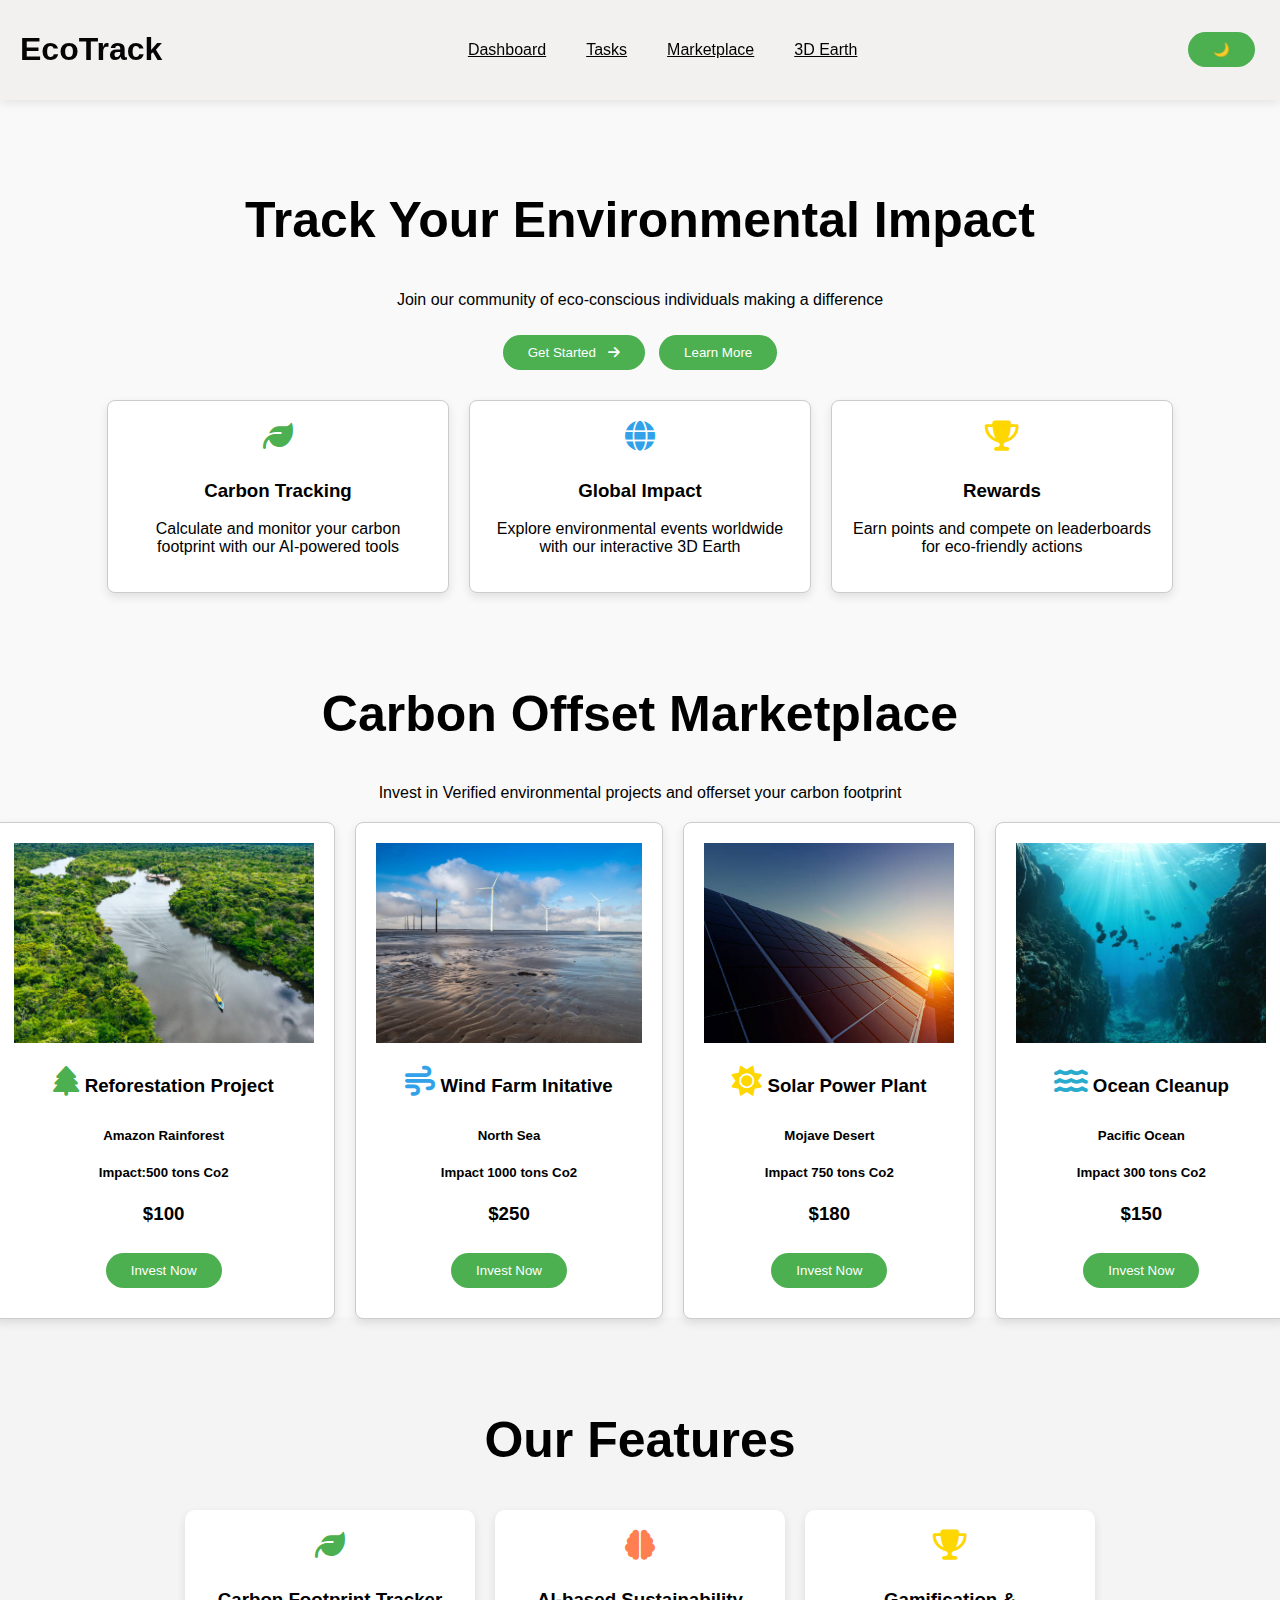
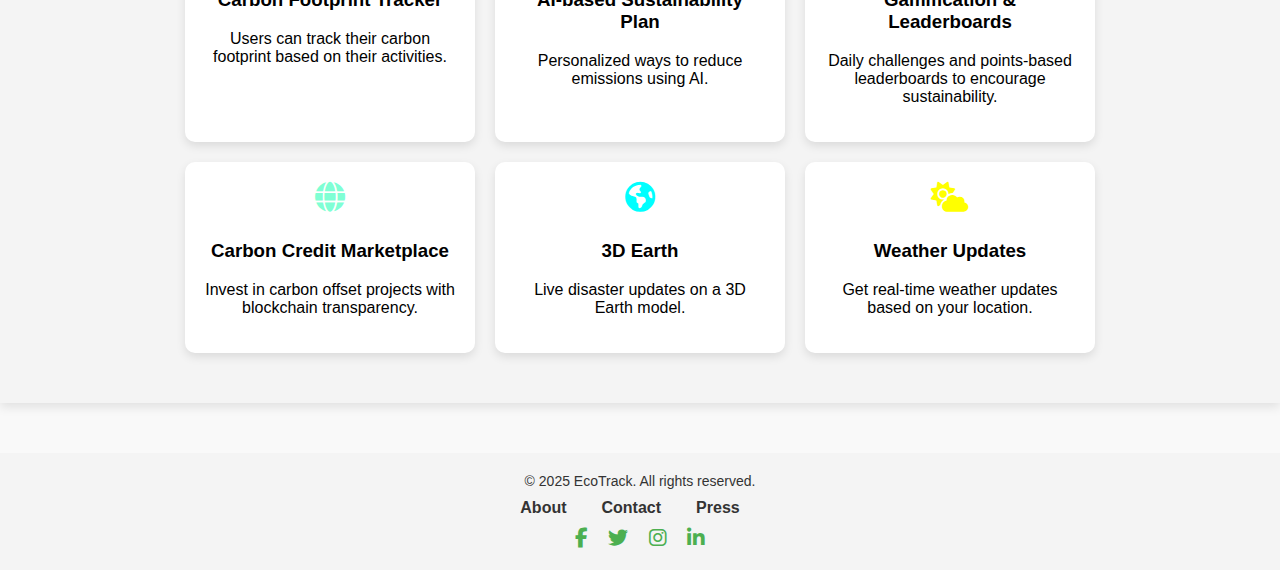
<file: index.html>
<!DOCTYPE html>
<html lang="en">
<head>
    <meta charset="UTF-8">
    <meta name="viewport" content="width=device-width, initial-scale=1.0">
    <link rel="stylesheet" href="styles.css">
    <link rel="stylesheet" href="https://cdnjs.cloudflare.com/ajax/libs/font-awesome/6.4.2/css/all.min.css">

    <title>EcoTrack</title>
</head>
<body>
    <header>
        <h1>EcoTrack</h1>
        <nav>
            <ul>
                <li><a href="#">Dashboard</a></li>
                <li><a href="#">Tasks</a></li>
                <li><a href="#">Marketplace</a></li>
                <li><a href="3Dearth.html">3D Earth</a></li>
            </ul>
        </nav>
        <button id="darkModeToggle">🌙</button>
    </header>
    <main>
        <h2>Track Your Environmental Impact</h2>
        <p>Join our community of eco-conscious individuals making a difference</p>
        <button id="getStarted">Get Started <i class="fas fa-arrow-right"></i></button>
        <button id="learnMore">Learn More</button>

        <div class="cards">
            <div class="card">
                <i class="fas fa-leaf"></i>
                <h3>Carbon Tracking</h3>
                <p>Calculate and monitor your carbon footprint with our AI-powered tools</p>
            </div>
            <div class="card">
                <i class="fas fa-globe" style="color:rgb(49, 162, 233);"></i>
                <h3>Global Impact</h3>
                <p>Explore environmental events worldwide with our interactive 3D Earth</p>
            </div>
            <div class="card">
                <i class="fas fa-trophy" style="color:gold;"></i>
                <h3>Rewards</h3>
                <p>Earn points and compete on leaderboards for eco-friendly actions</p>
            </div>
        </div>

    </main>
    <h2>Carbon Offset Marketplace</h2>
    <p>Invest in Verified environmental projects and offerset your carbon footprint</p>
    <div class="cards">
        <div class="card">
           
           <img src="amazon.jpg" id="img">
            <h3> <i class="fas fa-tree"></i> Reforestation Project</h3>
           <h5>Amazon Rainforest</h5>
           <h5>Impact:500 tons Co2</h5>
           <h3>$100</h3>
           <button id="investnow">Invest Now</button>
        </div>
        <div class="card">
            <img src="north sea.jpg" id="img">

            <h3><i class="fas fa-wind" style="color:rgb(49, 162, 233);"></i> Wind Farm Initative</h3>
           <h5>North Sea</h5>
           <h5>Impact 1000 tons Co2</h5>
           <h3>$250</h3>
           <button id="investnow">Invest Now</button>
        </div>
        <div class="card">
           <img src="solar.jpg" id="img" height="200" width="250">
            <h3><i class="fas fa-sun" style="color:gold;"></i> Solar Power Plant</h3>
            <h5>Mojave Desert </h5>
            <h5>Impact 750 tons Co2</h5>
            <h3>$180</h3>
            <button id="investnow">Invest Now</button>
        </div>
        <div class="card">
            <img src="ocean.jpg" id="img" height="200" width="250">
             <h3><i class="fas fa-water" style="color:rgb(40, 171, 204);"></i> Ocean Cleanup</h3>
             <h5>Pacific Ocean </h5>
             <h5>Impact 300 tons Co2</h5>
             <h3>$150</h3>
             <button id="investnow">Invest Now</button>
         </div>
    </div>
    <section id="features">
        <h2>Our Features</h2>
        <div class="feature-list">
            <div class="feature">
                <i class="fas fa-leaf"></i>
                <h3>Carbon Footprint Tracker</h3>
                <p>Users can track their carbon footprint based on their activities.</p>
            </div>
            <div class="feature">
                <i class="fas fa-brain" style="color:coral;"></i>
                <h3>AI-based Sustainability Plan</h3>
                <p>Personalized ways to reduce emissions using AI.</p>
            </div>
            <div class="feature">
                <i class="fas fa-trophy" style="color:gold"></i>
                <h3>Gamification & Leaderboards</h3>
                <p>Daily challenges and points-based leaderboards to encourage sustainability.</p>
            </div>
            <div class="feature">
                <i class="fas fa-globe" style="color:aquamarine"></i>
                <h3>Carbon Credit Marketplace</h3>
                <p>Invest in carbon offset projects with blockchain transparency.</p>
            </div>
            <div class="feature">
                <i class="fas fa-globe-americas" style="color:aqua"></i>
                <h3>3D Earth</h3>
                <p>Live disaster updates on a 3D Earth model.</p>
            </div>
            <div class="feature">
                <i class="fas fa-cloud-sun" style="color: yellow;"></i>
                <h3>Weather Updates</h3>
                <p>Get real-time weather updates based on your location.</p>
            </div>
        </div>
    </section>
    <footer id="footer" role="contentinfo">
        <p>&copy; 2025 EcoTrack. All rights reserved.</p>
        <nav>
            <ul>
                <li><a href="#">About</a></li>
                <li><a href="#">Contact</a></li>
                <li><a href="#">Press</a></li>
            </ul>
        </nav>
        <div id="social-media-icons">
            <a href="#"><i class="fab fa-facebook-f"></i></a>
            <a href="#"><i class="fab fa-twitter"></i></a>
            <a href="#"><i class="fab fa-instagram"></i></a>
            <a href="#"><i class="fab fa-linkedin-in"></i></a>
        </div>
    </footer>
    <script src="script.js"></script>
</body>
</html>
</file>
<file: styles.css>
body {
    font-family: Arial, sans-serif;
    background-color: #f9f9f9;
    margin: 0;
    padding: 0;
}

header {
    background-color: #f3f0f0;
    color: rgb(5, 5, 5);
    padding: 10px 20px;
    display: flex;
    justify-content: space-between;
    align-items: center;
    box-shadow: 0 2px 10px rgba(0, 0, 0, 0.1);
    position: sticky;
    top: 0;
  z-index: 1000;
}

nav ul {
    list-style-type: none;
    padding: 0;
    display: flex;
    gap:20px;
}

nav ul li a {
   
    margin-right: 20px;
    color: black;
    font-size: 16px;
    font-weight: 400;
    transition: color 0.3s ease;
}
h2{
    font-size: 50px;
}

main {
    text-align: center;
    padding: 50px;
}
h2{
    align-items: center;
    justify-content: center;
    text-align: center;
}
p{
    align-items: center;
    justify-content: center;
    text-align: center;
}
#img{
    
    height: 200px;
    object-fit: cover;
}

.cards {
    display: flex;
    justify-content: center;
    gap: 20px;
    margin-top: 20px;
}

.card {
    background-color: white;
    border: 1px solid #ccc;
    border-radius: 8px;
    padding: 20px;
    text-align: center;
    width: 300px;
    box-shadow:0 4px 10px rgba(0,0,0,0.1);
    transition: transform 0.3s ease,box-shadow 0.3 ease;
}
.card:hover{
    transform:translateY(-10px);
    box-shadow: 0 8px 20px rgba(0,0,0,0.2);
}

button {
    background-color: #4CAF50;
    color: white;
    border: none;
    padding: 10px 25px;
    margin: 10px 5px;
    cursor: pointer;
    border-radius: 20px;
    align-items: center;
}
button i {
    margin-left: 8px;
}

.card i {
    font-size: 30px;
    color: #4CAF50;
    margin-bottom: 10px;
}


button:hover {
    background-color: #45a049;
}
body.dark-mode {
    background-color: #121212;
    color:#e0e0e0;
}

body.dark-mode header {
    background:#1e1e1e;
    color: #f3f0f0;
}

body.dark-mode nav ul li a {
    color: white;
}

body.dark-mode .card {
    background-color:#1e1e1e;
    color: white;
    border: 1px solid #666;
}

body.dark-mode button {
    background-color: #4CAF50;
}

body.dark-mode button:hover {
    background-color:#444;
}
#features {
    text-align: center;
    padding: 50px;
    background-color: #f4f4f4;
    box-shadow:0 4px 10px rgba(0,0,0,0.1);
    transition: transform 0.3s ease,box-shadow 0.3 ease;
}

.dark-mode #features {
    background-color:#121212;
}

.feature-list {
    display: flex;
    flex-wrap: wrap;
    justify-content: center;
    gap: 20px;
}
.dark-mode .feature {
    background: #1e1e1e;
    box-shadow: 0 4px 8px rgba(255, 255, 255, 0.1);
}


.feature {
    background: white;
    padding: 20px;
    border-radius: 10px;
    box-shadow: 0 4px 8px rgba(0, 0, 0, 0.1);
    text-align: center;
    width: 250px;
    box-shadow:0 4px 10px rgba(0,0,0,0.1);
    transition: transform 0.3s ease,box-shadow 0.3 ease;
}
.feature:hover{
    transform:translateY(-10px);
    box-shadow: 0 8px 20px rgba(0,0,0,0.2);
}
.feature i {
    font-size: 30px;
    color: #4CAF50;
    margin-bottom: 10px;
}
.dark-mode .feature i {
    color: #FFD700; /* Change icon color in dark mode */
}
/* Default Light Mode */
#footer {
    background-color: #f4f4f4;
    color: #333;
    text-align: center;
    padding: 20px;
    margin-top: 50px;
    transition: background 0.3s, color 0.3s;
}

#footer p {
    margin: 0;
    font-size: 14px;
}

#footer nav ul {
    list-style: none;
    padding: 0;
    margin: 10px 0;
    display: flex;
    justify-content: center;
    gap: 15px;
}

#footer nav ul li {
    display: inline;
}

#footer nav ul li a {
    text-decoration: none;
    color: #333;
    font-weight: bold;
    transition: color 0.3s;
}

#footer nav ul li a:hover {
    color: #4CAF50; /* Green hover effect */
}

/* Social Media Icons */
#social-media-icons {
    margin-top: 10px;
}

#social-media-icons a {
    margin: 0 8px;
    text-decoration: none;
    font-size: 20px;
    color: #4CAF50;
    transition: color 0.3s;
}

#social-media-icons a:hover {
    color: #2E8B57; /* Darker green on hover */
}

/* Dark Mode */
.dark-mode #footer {
    background-color: #1e1e1e;
    color: #ffffff;
}

.dark-mode #footer nav ul li a {
    color: #ffffff;
}

.dark-mode #footer nav ul li a:hover {
    color: #FFD700; /* Gold hover effect */
}

.dark-mode #social-media-icons a {
    color: #FFD700;
}

.dark-mode #social-media-icons a:hover {
    color: #FFA500; /* Orange hover */
}
</file>
